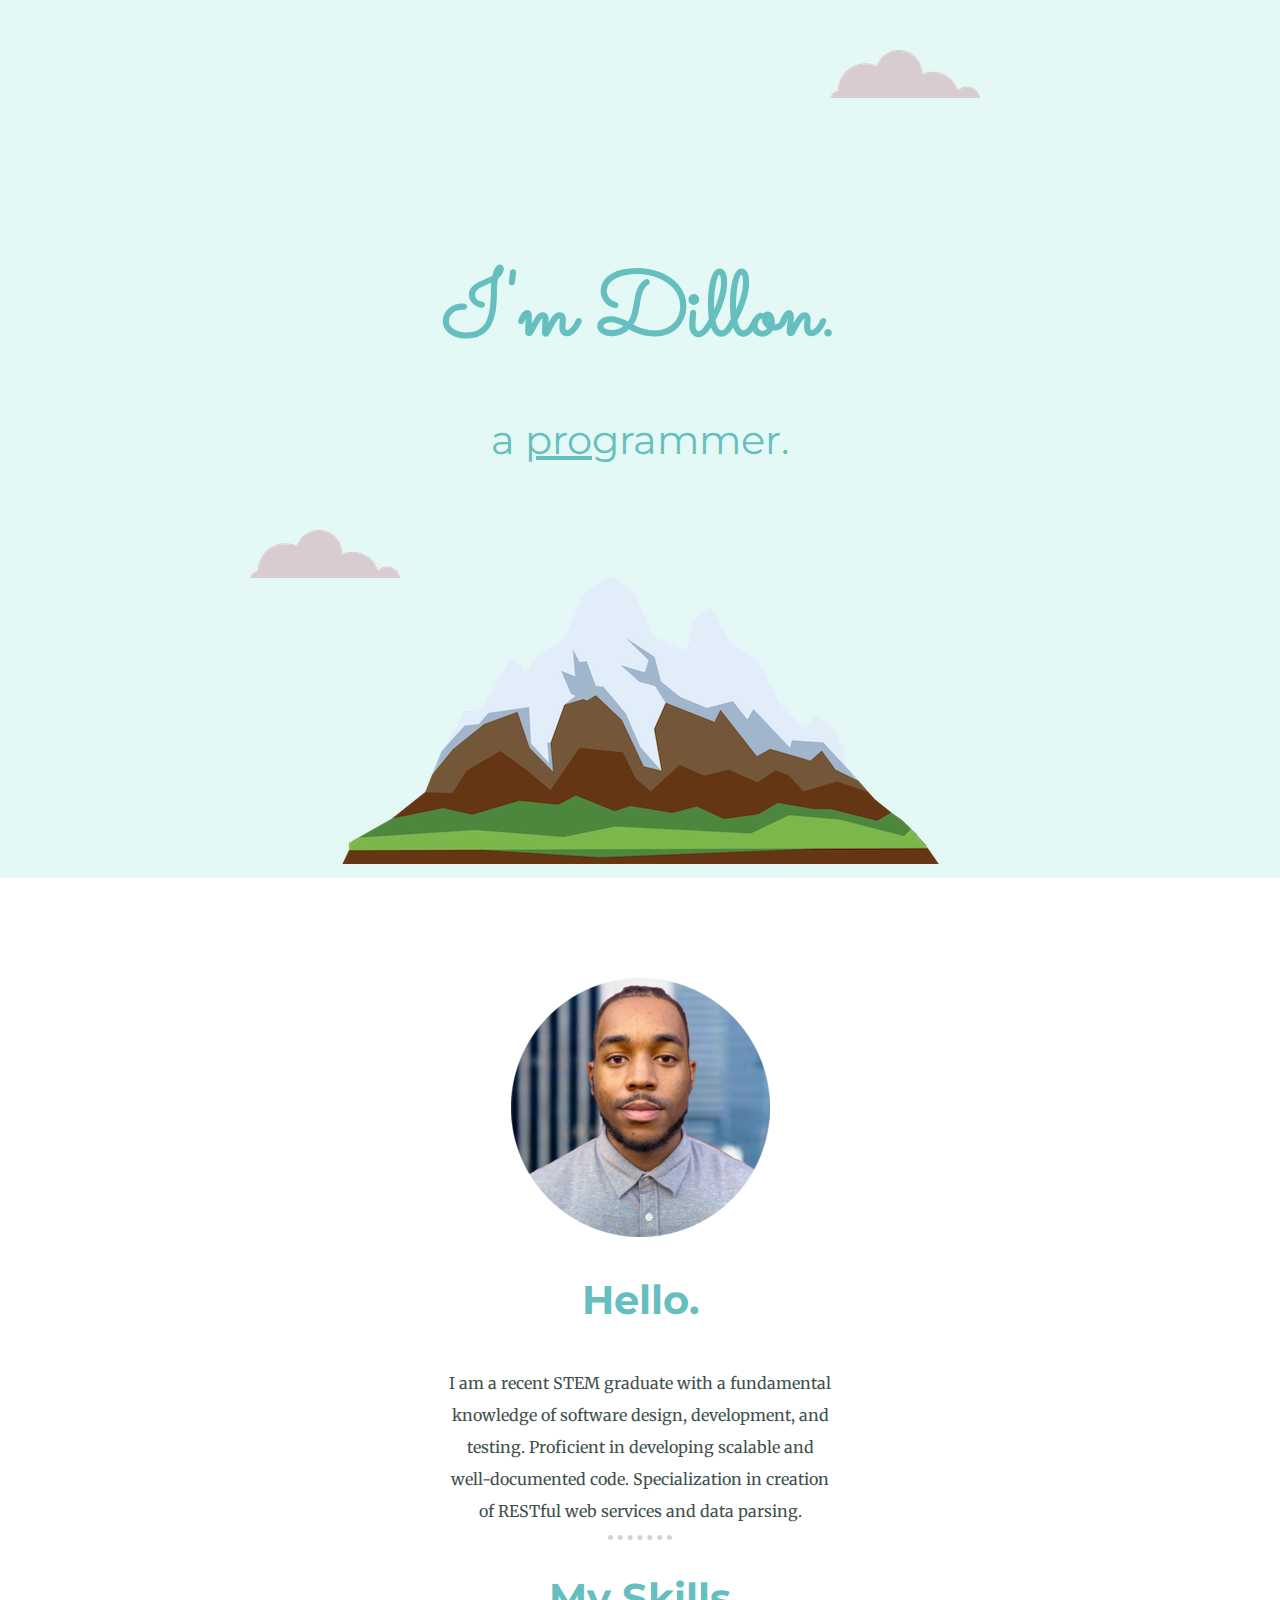
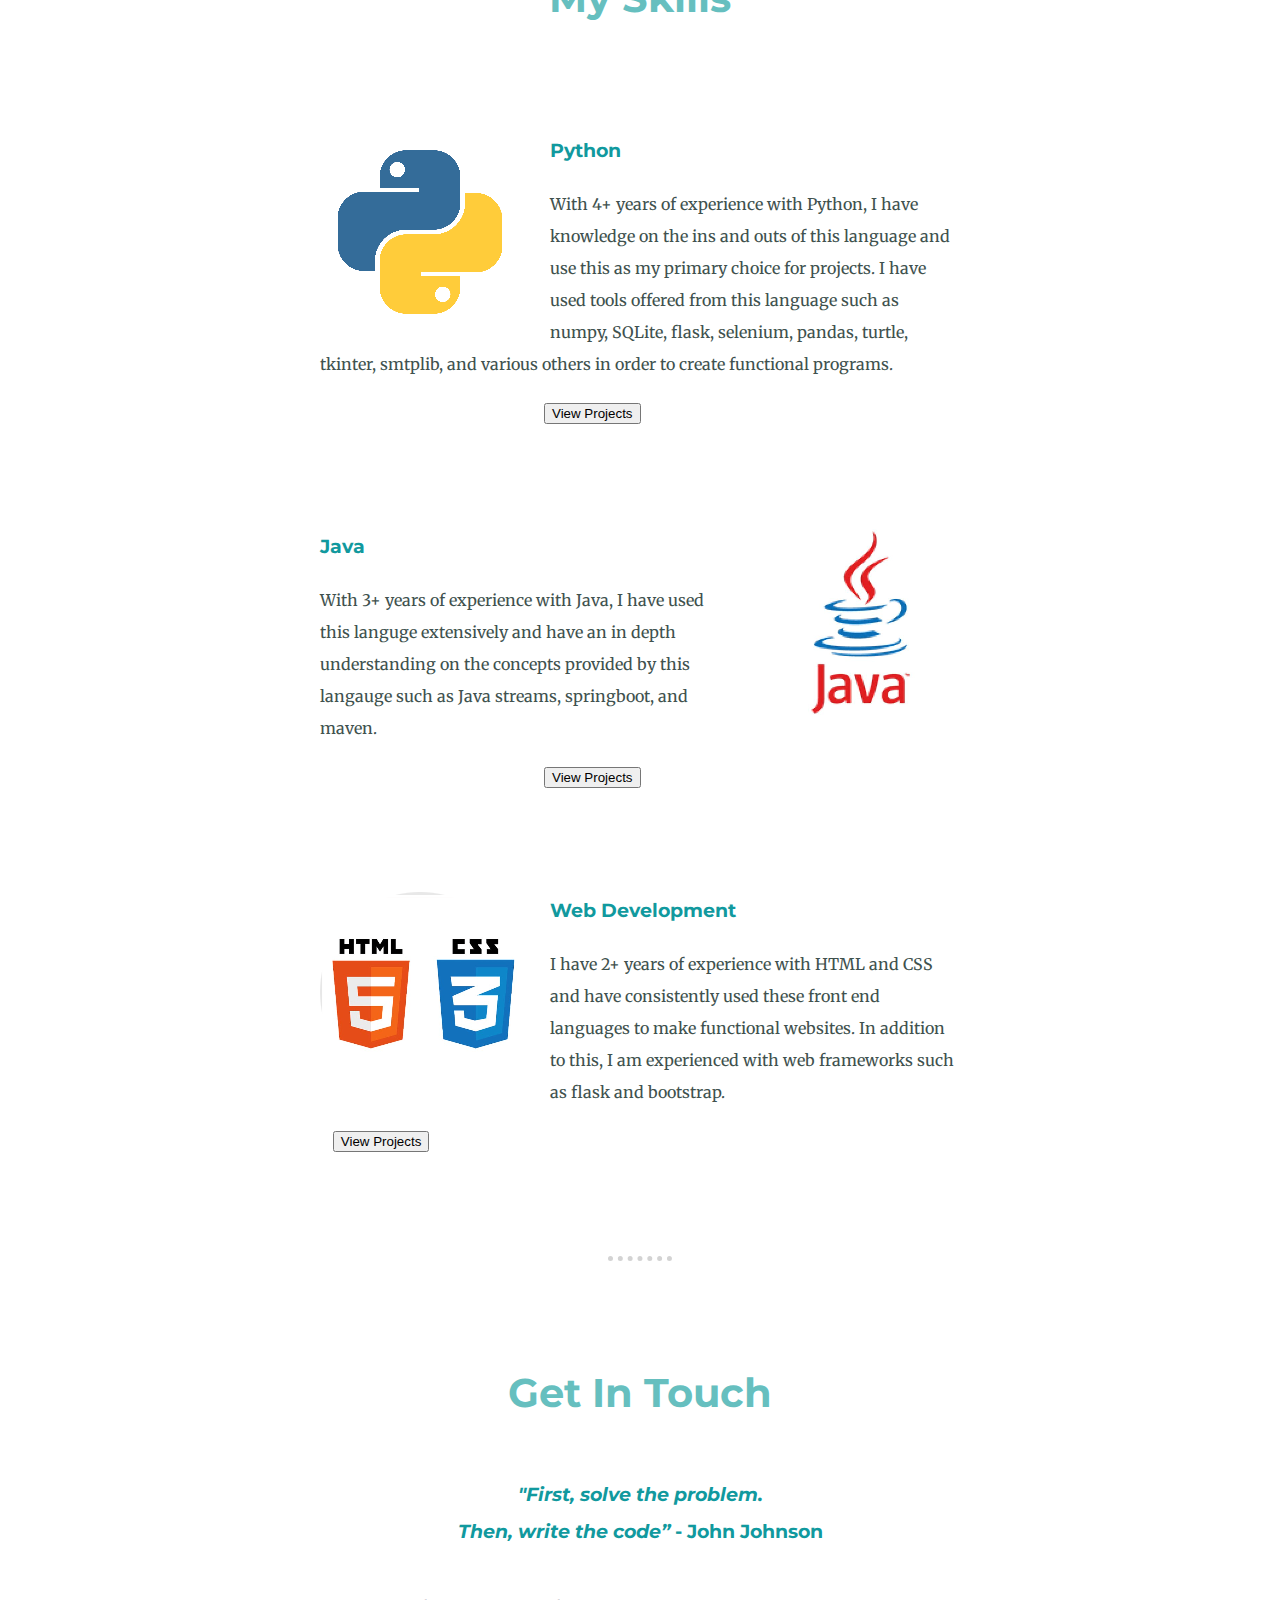
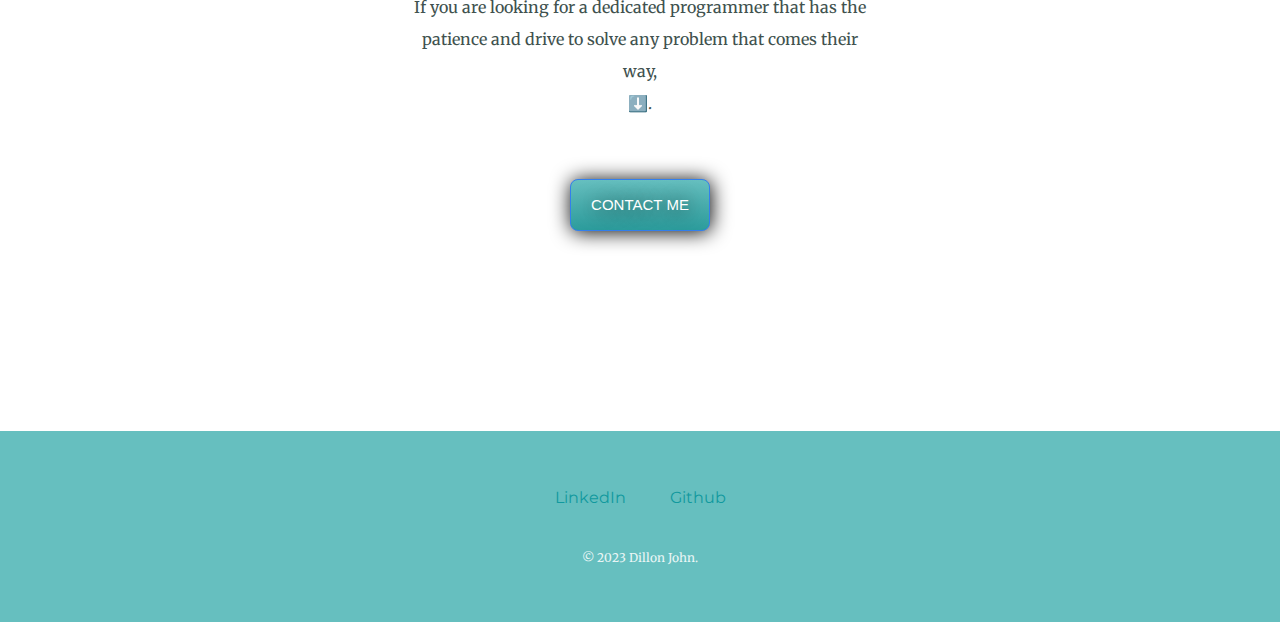
<file: index.html>
<!DOCTYPE html>
<html lang="en" dir="ltr">

<head>
  <meta charset="utf-8">
  <title>Dillon John</title>

  <link rel="icon" href="favicon.ico">
  <!-- <link rel="preconnect" href="https://fonts.googleapis.com">
<link rel="preconnect" href="https://fonts.gstatic.com" crossorigin>  -->
  <link href="https://fonts.googleapis.com/css2?family=Merriweather:ital,wght@0,300;0,400;1,300;1,400&family=Montserrat&family=Sacramento&display=swap" rel="stylesheet">

  <!-- Bootstrap JS & CSS -->
  <link href="https://cdn.jsdelivr.net/npm/bootstrap@5.3.0-alpha1/dist/css/bootstrap.min.css" rel="stylesheet" integrity="sha384-GLhlTQ8iRABdZLl6O3oVMWSktQOp6b7In1Zl3/Jr59b6EGGoI1aFkw7cmDA6j6gD" crossorigin="anonymous">
  <script src="https://cdn.jsdelivr.net/npm/bootstrap@5.3.0-alpha1/dist/js/bootstrap.bundle.min.js" integrity="sha384-w76AqPfDkMBDXo30jS1Sgez6pr3x5MlQ1ZAGC+nuZB+EYdgRZgiwxhTBTkF7CXvN" crossorigin="anonymous"></script>
  <link rel="stylesheet" href="css/styles.css">

</head>

<body>
  <div class="top-container">
    <img class="top-cloud" src="images/cloud.png" alt="cloud-img">
    <h1>I'm Dillon.</h1>
    <h2 class="programmer">a <span class="pro"> pro</span>grammer.</h2>
    <img class="bottom-cloud" src="images/cloud.png" alt="cloud-img">
    <img src="images/mountain.png" alt="mountain-img">
  </div>

  <div class="middle-container">
    <div class="profile">
      <img src="images/prof_pic_.png" alt="personal-photo">
      <h2>Hello.</h2>
      <p class="intro">I am a recent STEM graduate with a fundamental knowledge of software design, 
        development, and testing. Proficient in developing scalable and well-documented code. Specialization 
        in creation of RESTful web services and data parsing.</p>
    </div>
    <hr>
    <div class="skills">
      <h2>My Skills</h2>
      <div class="skill-row">
        <img class="pyImage" src="images/pyimage.jpg" alt="python-png">
        <h3 class="Python"><a href="pythonProjects.html" class="Python">Python</a></h3>
        <p>With 4+ years of experience with Python, I have knowledge on the ins and outs of this language and use this as my primary choice for projects.
          I have used tools offered from this language such as numpy, SQLite, flask, selenium, pandas, turtle, tkinter, smtplib, and various others in order     to create functional programs.</p>
        <a href="pythonProjects.html" style="margin-left:35%;"><button class="btn btn-outline-info" >View Projects</button></a>
      </div>
      <div class="skill-row">
        <img class="javimage" src="images/javimage.jpg" alt="java-png">
        <h3 class="Java"><a href="javaProjects.html" class="Java">Java</a></h3>
        <p>With 3+ years of experience with Java, I have used this languge extensively and have an in depth understanding on the concepts provided by this langauge such as Java streams, springboot, and maven.</p>
        <a href="javaProjects.html" style="margin-left:35%;"><button class="btn btn-outline-info" >View Projects</button></a>
      </div>
      <div class="skill-row">
        <img class="webimage" src="images/webimages.jpg" alt="web-png">
        <h3>Web Development</h3>
        <p>I have 2+ years of experience with HTML and CSS and have consistently used these front end languages to make functional websites. In addition to this, I am experienced with web frameworks such as flask and bootstrap.</p>
        <a href="webProjects.html" style="margin-left:2%;"><button class="btn btn-outline-info" >View Projects</button></a>
      </div>
    </div>
    <hr>
    <div class="contact-me">
      <h2>Get In Touch</h2>
      <h3><em>"First, solve the problem. <br>Then, write the code” </em> - John Johnson</h3>
      <p class="contact-message">If you are looking for a dedicated programmer that has the patience and drive to solve any problem that comes their way, <br>⬇️.</p>
      <a class="btn contact-btn" href="mailto:Dillon1john@gmail.com">CONTACT ME</a>
    </div>
  </div>


  <div class="bottom-container">
    <a class="footer-link" href="https://www.linkedin.com/in/dillon-j">LinkedIn</a>
    <!-- <a class="footer-link" href="https://twitter.com/">Twitter</a> -->
    <a class="footer-link" href="https://github.com/Dillon1john">Github</a>
    <p class="tm">© 2023 Dillon John.</p>
  </div>

</body>

</html>
</file>
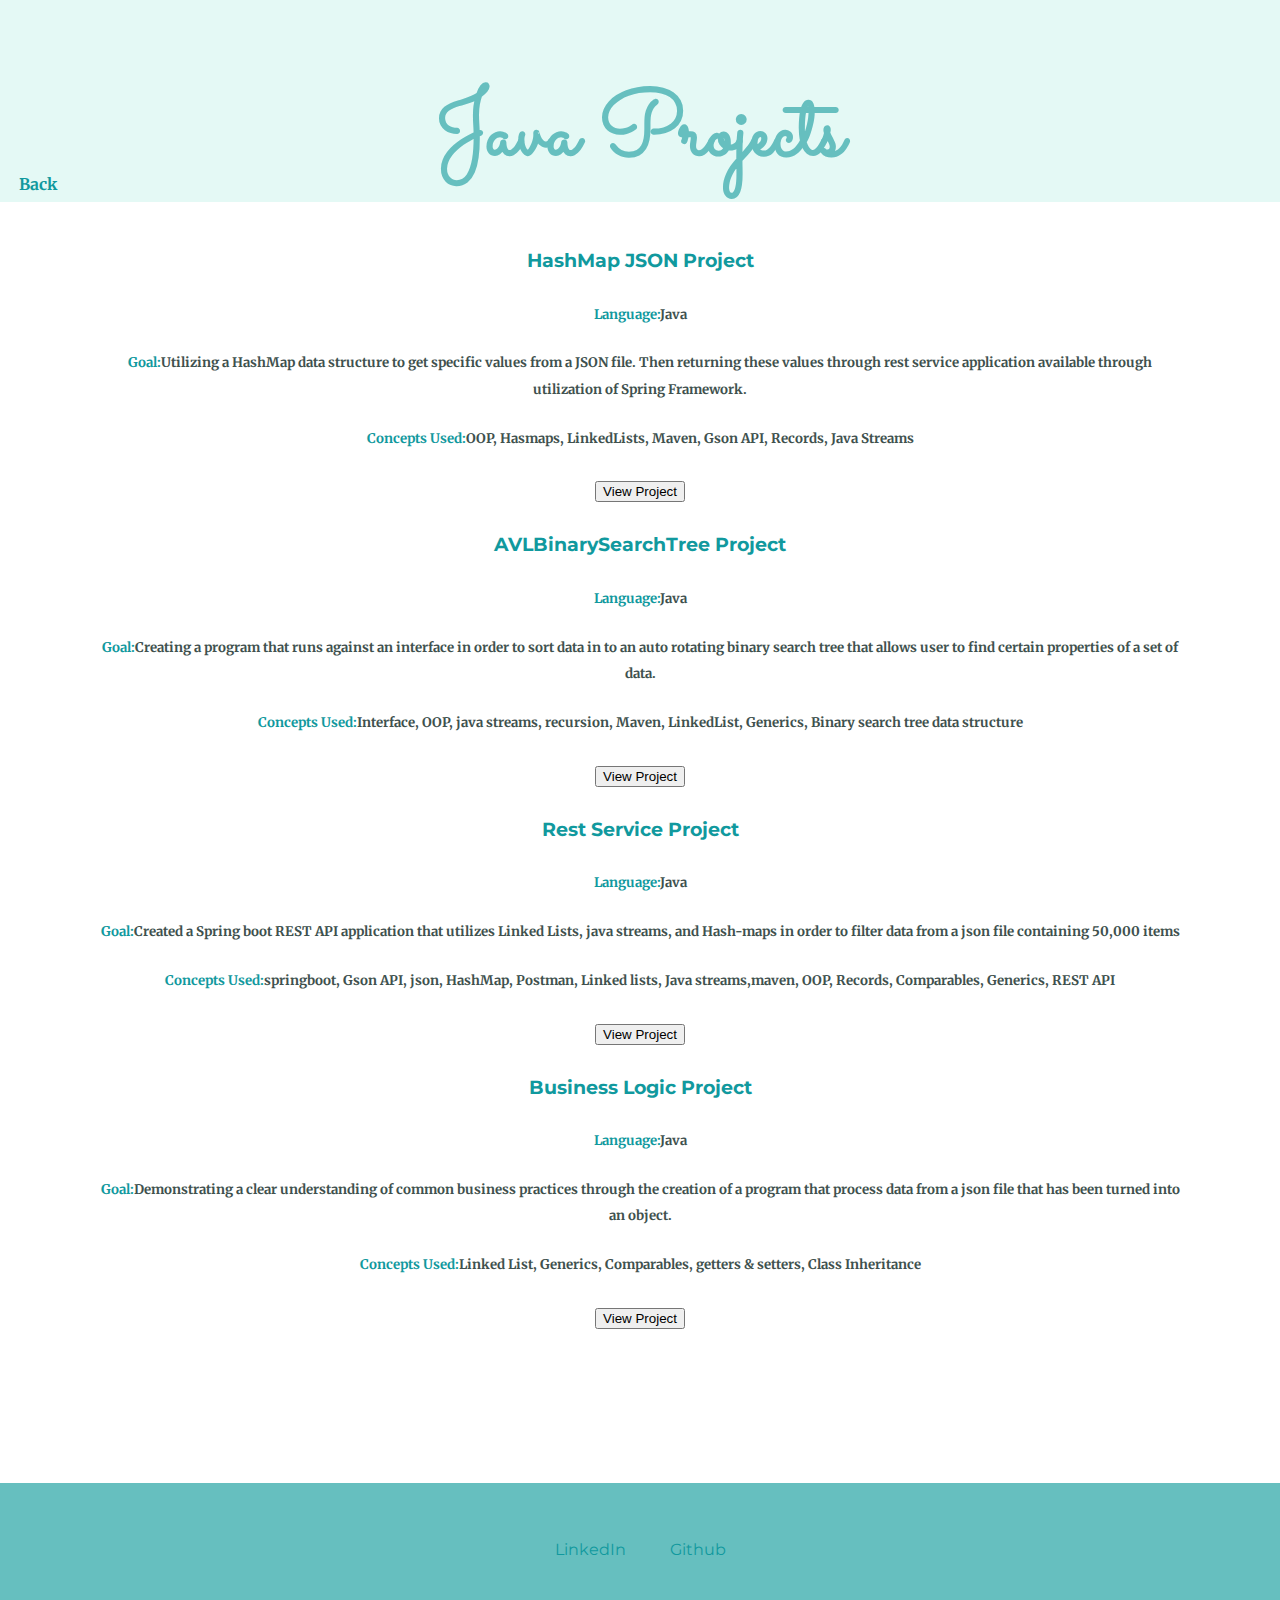
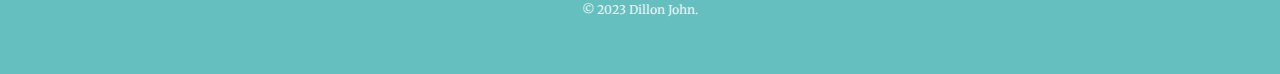
<file: javaProjects.html>
<!DOCTYPE html>
<html lang="en" dir="ltr">
  <head>
    <meta charset="utf-8">
    <title>Dillon John</title>

    <link rel="icon" href="favicon.ico">
    <!-- <link rel="preconnect" href="https://fonts.googleapis.com">
<link rel="preconnect" href="https://fonts.gstatic.com" crossorigin>  -->

<!-- Bootstrap JS & CSS -->
<link href="https://cdn.jsdelivr.net/npm/bootstrap@5.3.0-alpha1/dist/css/bootstrap.min.css" rel="stylesheet" integrity="sha384-GLhlTQ8iRABdZLl6O3oVMWSktQOp6b7In1Zl3/Jr59b6EGGoI1aFkw7cmDA6j6gD" crossorigin="anonymous">
<script src="https://cdn.jsdelivr.net/npm/bootstrap@5.3.0-alpha1/dist/js/bootstrap.bundle.min.js" integrity="sha384-w76AqPfDkMBDXo30jS1Sgez6pr3x5MlQ1ZAGC+nuZB+EYdgRZgiwxhTBTkF7CXvN" crossorigin="anonymous"></script>
<link rel="stylesheet" href="css/styles.css">

<!-- Fonts -->
<link href="https://fonts.googleapis.com/css2?family=Merriweather:ital,wght@0,300;0,400;1,300;1,400&family=Montserrat&family=Sacramento&display=swap" rel="stylesheet">

  </head>
  <body>
    <div class="topPage">
      <h1>Java Projects</h1>
      <h4><a href="index.html" class="back_button">Back</a></h4>
    </div>




    <div class="projectTable row">

      <div class="project-column col-lg-6">
        <div class="card h-100">
          <div class="project-title class-header">
            <h3>HashMap JSON Project</h3>
          </div>
          <div class="card-body">
            <h5><strong>Language:</strong>Java</h5>
            <h5><strong>Goal:</strong>Utilizing a HashMap data structure to get specific values from a JSON file.
              Then returning these values through rest service application available through utilization of Spring Framework.</h5>
              <h5><strong >Concepts Used:</strong>OOP, Hasmaps, LinkedLists, Maven, Gson API, Records, Java Streams</h5>
              <a href="https://github.com/Dillon1john/HashMap-JSON-Project"><button class="btn btn-outline-info" >View Project</button></a>
          </div>
        </div>
      </div>

      <div class="project-column col-lg-6">
        <div class="card h-100">
          <div class="project-title class-header">
            <h3>AVLBinarySearchTree Project</h3>
          </div>
          <div class="card-body">
            <h5><strong>Language:</strong>Java</h5>
            <h5><strong>Goal:</strong>Creating a program that runs against an interface in order to sort data in to an auto
               rotating binary search tree that allows user to find certain properties of a set of data.</h5>
              <h5><strong>Concepts Used:</strong>Interface, OOP, java streams, recursion,
Maven, LinkedList, Generics, Binary search tree data structure </h5>
              <a href="https://github.com/Dillon1john/AVLBinarySearchTree"><button class="btn btn-outline-info" >View Project</button></a>
          </div>
        </div>
      </div>

      <div class="project-column col-lg-6">
        <div class="card h-100">
          <div class="project-title class-header">
            <h3>Rest Service Project</h3>
          </div>
          <div class="card-body">
            <h5><strong>Language:</strong>Java</h5>
            <h5><strong>Goal:</strong>Created a Spring boot REST API application that utilizes Linked Lists, java streams, and Hash-maps in order to filter data from a json file containing 50,000 items </h5>
              <h5><strong>Concepts Used:</strong>springboot, Gson API, json, HashMap, Postman, Linked lists, Java streams,maven, OOP, Records, Comparables, Generics, REST API </h5>
              <a href="https://github.com/Dillon1john/Rest-Service-Application"><button class="btn btn-outline-info" >View Project</button></a>
          </div>
        </div>
      </div>

      <div class="project-column col-lg-6">
        <div class="card h-100">
          <div class="project-title class-header">
            <h3>Business Logic Project</h3>
          </div>
          <div class="card-body">
            <h5><strong>Language:</strong>Java</h5>
            <h5><strong>Goal:</strong>Demonstrating a clear understanding of common business practices through the creation of a program that process data from a json file that has been turned into an object.</h5>
              <h5><strong>Concepts Used:</strong>Linked List, Generics, Comparables, getters & setters, Class Inheritance</h5>
              <a href="https://github.com/Dillon1john/Business-Logic-"><button class="btn btn-outline-info" >View Project</button></a>
          </div>
        </div>
      </div>
    </div>

    <div class="bottom-container">
      <a class="footer-link" href="https://www.linkedin.com/in/dillon-j">LinkedIn</a>
      <!-- <a class="footer-link" href="https://twitter.com/">Twitter</a> -->
      <a class="footer-link" href="https://github.com/Dillon1john">Github</a>
      <p class="tm">© 2023 Dillon John.</p>
    </div>



  </body>
</html>
</file>
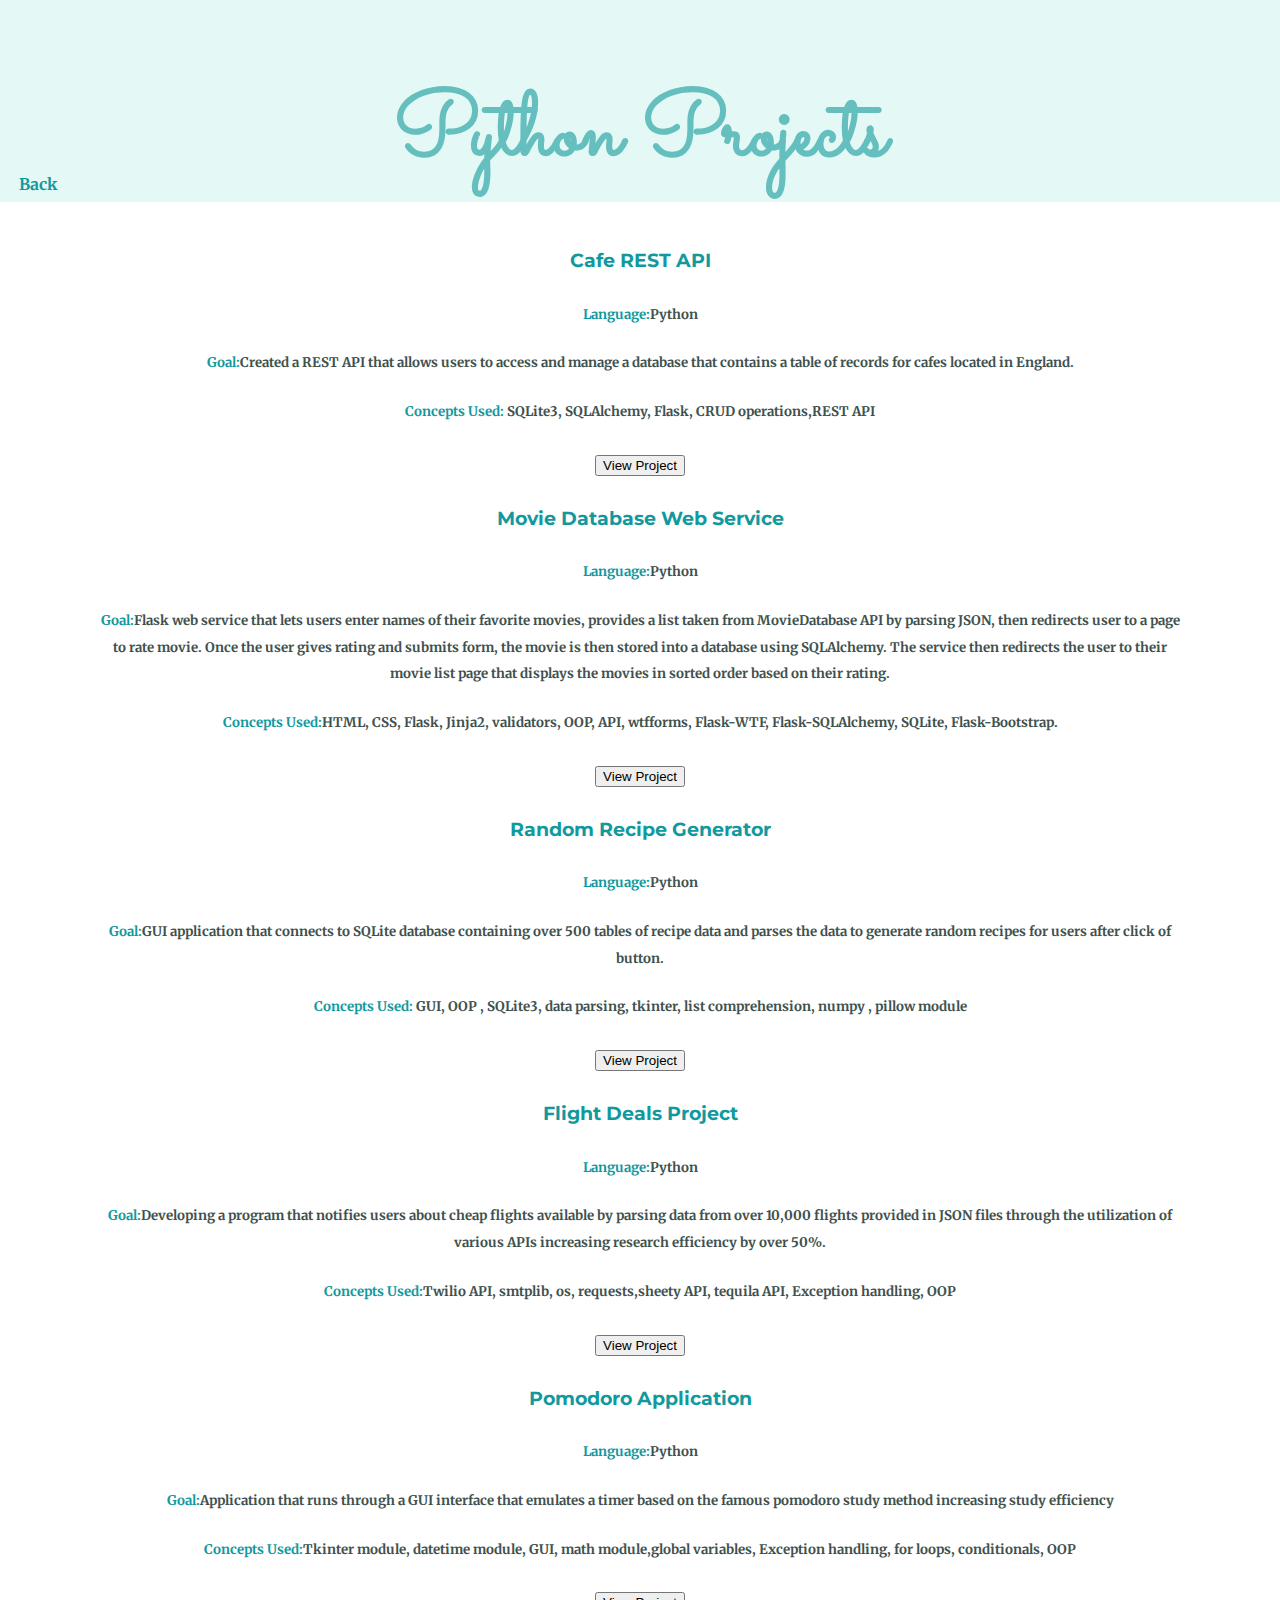
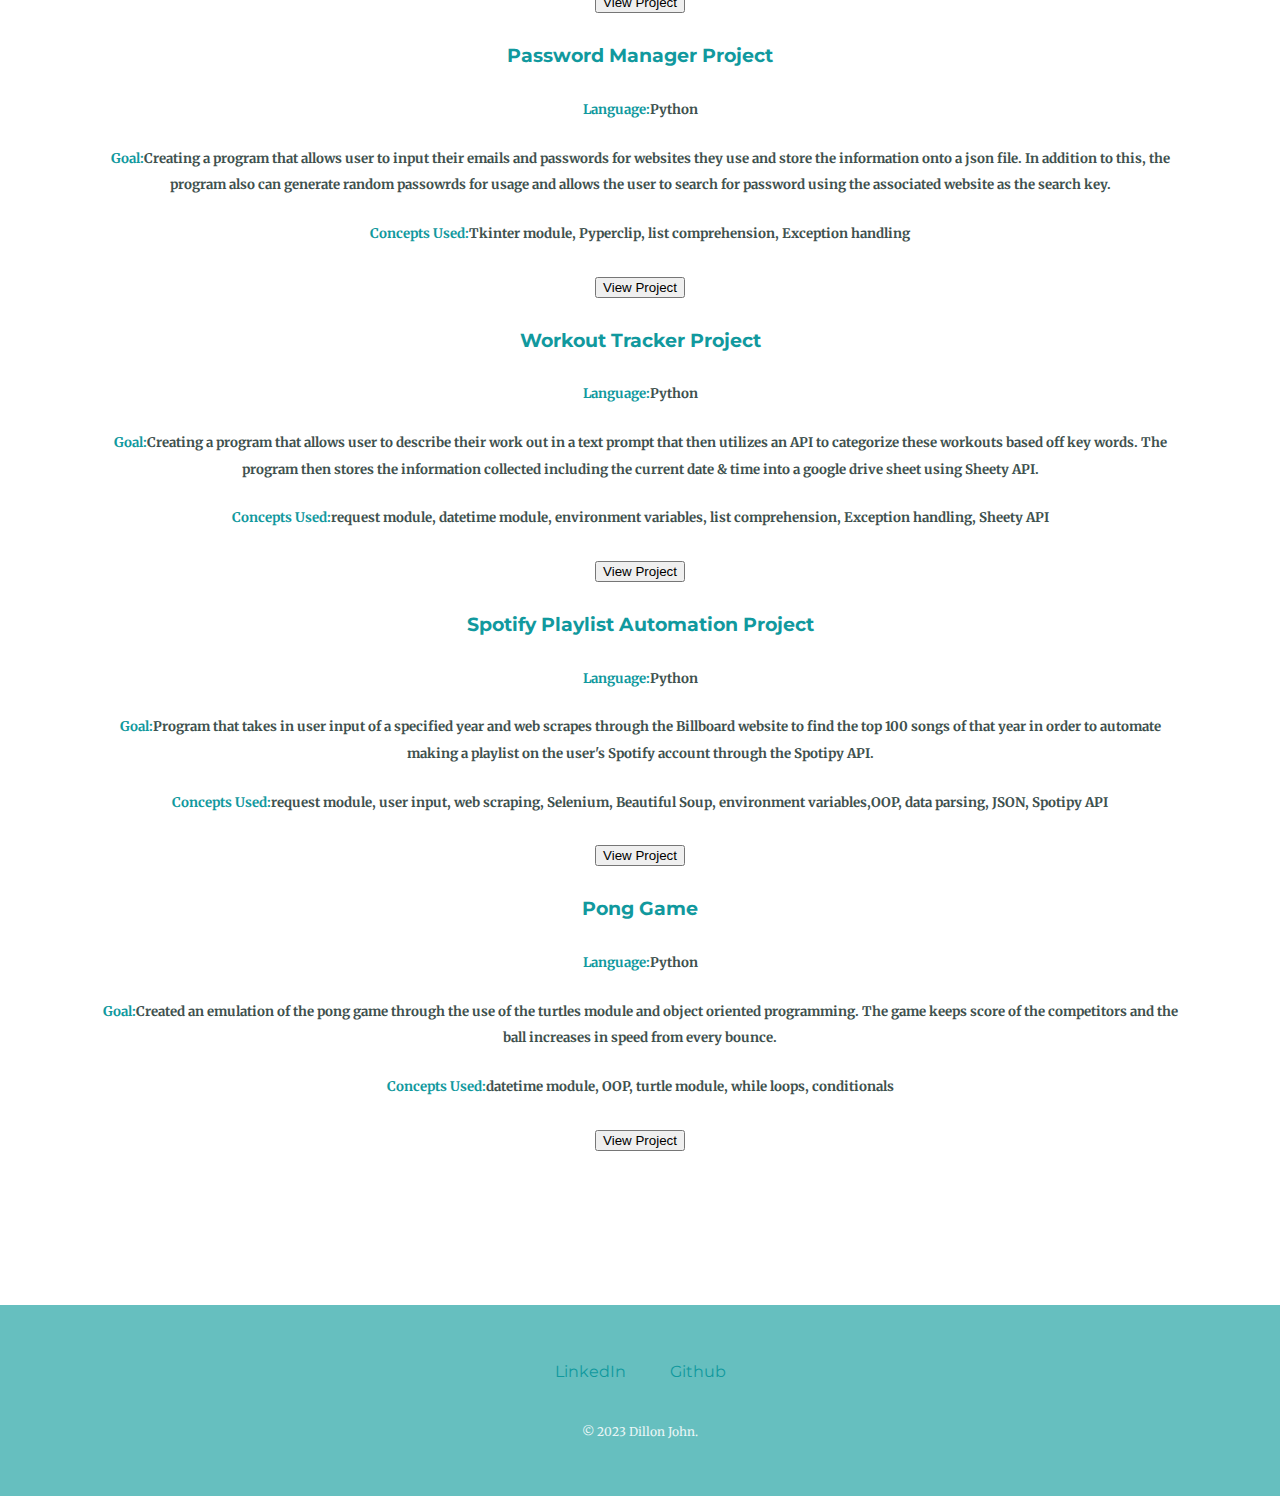
<file: pythonProjects.html>
<!DOCTYPE html>
<html lang="en" dir="ltr">
  <head>
    <meta charset="utf-8">
    <title>Dillon John</title>

    <link rel="icon" href="favicon.ico">

    <!-- Bootstrap JS & CSS -->
    <link href="https://cdn.jsdelivr.net/npm/bootstrap@5.3.0-alpha1/dist/css/bootstrap.min.css" rel="stylesheet" integrity="sha384-GLhlTQ8iRABdZLl6O3oVMWSktQOp6b7In1Zl3/Jr59b6EGGoI1aFkw7cmDA6j6gD" crossorigin="anonymous">
    <script src="https://cdn.jsdelivr.net/npm/bootstrap@5.3.0-alpha1/dist/js/bootstrap.bundle.min.js" integrity="sha384-w76AqPfDkMBDXo30jS1Sgez6pr3x5MlQ1ZAGC+nuZB+EYdgRZgiwxhTBTkF7CXvN" crossorigin="anonymous"></script>
    <link rel="stylesheet" href="css/styles.css">

    <!-- <link rel="preconnect" href="https://fonts.googleapis.com">
<link rel="preconnect" href="https://fonts.gstatic.com" crossorigin>  -->
<link href="https://fonts.googleapis.com/css2?family=Merriweather:ital,wght@0,300;0,400;1,300;1,400&family=Montserrat&family=Sacramento&display=swap" rel="stylesheet">

  </head>
  <body>
    <div class="topPage">
      <h1>Python Projects</h1>
      <h4><a href="index.html" class="back_button">Back</a></h4>
    </div>

    <div class="projectTable row">


      <div class="project-column col-lg-6">
        <div class="card h-100">
          <div class="project-title class-header">
            <h3>Cafe REST API</h3>
          </div>
          <div class="card-body">
            <h5><strong>Language:</strong>Python</h5>
            <h5><strong>Goal:</strong>Created a REST API that allows users to access and manage a database that contains a table of records for cafes located in England.</h5>
              <h5><strong>Concepts Used:</strong> SQLite3, SQLAlchemy, Flask, CRUD operations,REST API</h5>
              <a href="https://github.com/Dillon1john/Cafe-REST-API"><button class="btn btn-outline-info" >View Project</button></a>
          </div>
        </div>
      </div> 
      
      <div class="project-column col-lg-6">
        <div class="card h-100">
          <div class="project-title class-header">
            <h3>Movie Database Web Service</h3>
          </div>
          <div class="card-body">
            <h5><strong>Language:</strong>Python</h5>
            <h5><strong>Goal:</strong>Flask web service that lets users enter names of their favorite movies, provides a list taken from MovieDatabase API by parsing JSON, then redirects user to a page to rate movie. Once the user gives rating and submits form, the movie is then stored into a database using SQLAlchemy. The service then redirects the user to their movie list page that displays the movies in sorted order based on their rating.</h5>
              <h5><strong >Concepts Used:</strong>HTML, CSS, Flask, Jinja2, validators, OOP, API, wtfforms, Flask-WTF, Flask-SQLAlchemy, SQLite, Flask-Bootstrap. </h5>
              <a href="https://github.com/Dillon1john/Movie-Database-Web-Service"><button class="btn btn-outline-info">View Project</button></a>
          </div>
        </div>
      </div>
      
      <div class="project-column col-lg-6">
        <div class="card h-100">
          <div class="project-title class-header">
            <h3>Random Recipe Generator</h3>
          </div>
          <div class="card-body">
            <h5><strong>Language:</strong>Python</h5>
            <h5><strong>Goal:</strong>GUI application that connects to SQLite database containing over 500 tables of recipe data and parses the data to generate random recipes for users after click of button.</h5>
              <h5><strong>Concepts Used:</strong> GUI, OOP , SQLite3, data parsing, tkinter, list comprehension, numpy , pillow module</h5>
              <a href="https://github.com/Dillon1john/PythonProjects/tree/main/Recipe-Picker_"><button class="btn btn-outline-info" >View Project</button></a>
          </div>
        </div>
      </div>

      <div class="project-column col-lg-6">
        <div class="card h-100">
          <div class="project-title class-header">
            <h3>Flight Deals Project</h3>
          </div>
          <div class="card-body">
            <h5><strong>Language:</strong>Python</h5>
            <h5><strong>Goal:</strong>Developing a program that notifies users about cheap flights available by parsing data from
              over 10,000 flights provided in JSON files through the utilization of various APIs increasing research efficiency by over 50%.</h5>
              <h5><strong>Concepts Used:</strong>Twilio API, smtplib, os, requests,sheety API, tequila API, Exception handling, OOP</h5>
              <a href="https://github.com/Dillon1john/HashMap-JSON-Project"><button class="btn btn-outline-info" >View Project</button></a>
          </div>
        </div>
      </div>

      

      <div class="project-column col-lg-6">
        <div class="card h-100">
          <div class="project-title class-header">
            <h3>Pomodoro Application</h3>
          </div>
          <div class="card-body">
            <h5><strong>Language:</strong>Python</h5>
            <h5><strong>Goal:</strong>Application that runs through a GUI interface that emulates a timer based on the
              famous pomodoro study method increasing study efficiency</h5>
              <h5><strong>Concepts Used:</strong>Tkinter module, datetime module, GUI, math module,global variables, Exception handling, for loops, conditionals, OOP </h5>
              <a href="https://github.com/Dillon1john/PythonProjects/tree/main/pomodoro-start"><button class="btn btn-outline-info" >View Project</button></a>
          </div>
        </div>
      </div>

      <div class="project-column col-lg-6">
        <div class="card h-100">
          <div class="project-title class-header">
            <h3>Password Manager Project</h3>
          </div>
          <div class="card-body">
            <h5><strong>Language:</strong>Python</h5>
            <h5><strong>Goal:</strong>Creating a program that allows user to input their emails and passwords for websites they use and store the information onto a json file. In addition to this, the program also can generate
              random passowrds for usage and allows the user to search for password using the associated website as the search key.</h5>
              <h5><strong>Concepts Used:</strong>Tkinter module, Pyperclip, list comprehension, Exception handling </h5>
              <a href="https://github.com/Dillon1john/PythonProjects/tree/main/password-manager-start"><button class="btn btn-outline-info" >View Project</button></a>
          </div>
        </div>
      </div>

      <div class="project-column col-lg-6">
        <div class="card h-100">
          <div class="project-title class-header">
            <h3>Workout Tracker Project</h3>
          </div>
          <div class="card-body">
            <h5><strong>Language:</strong>Python</h5>
            <h5><strong>Goal:</strong>Creating a program that allows user to describe their work out in a text prompt that then utilizes an API to categorize these workouts based off key words.
              The program then stores the information collected including the current date & time into a google drive sheet using Sheety API.</h5>
              <h5><strong>Concepts Used:</strong>request module, datetime module, environment variables, list comprehension, Exception handling, Sheety API</h5>
              <a href="https://github.com/Dillon1john/PythonProjects/tree/main/workout_tracker"><button class="btn btn-outline-info" >View Project</button></a>
          </div>
        </div>
      </div>

      <div class="project-column col-lg-6">
        <div class="card h-100">
          <div class="project-title class-header">
            <h3>Spotify Playlist Automation Project</h3>
          </div>
          <div class="card-body">
            <h5><strong>Language:</strong>Python</h5>
            <h5><strong>Goal:</strong>Program that takes in user input of a specified year and web scrapes through the Billboard website to find the top 100 songs of that year in order to automate making a playlist on the user's Spotify account through the Spotipy API.</h5>
              <h5><strong>Concepts Used:</strong>request module, user input, web scraping, Selenium, Beautiful Soup, environment variables,OOP, data parsing, JSON, Spotipy API</h5>
              <a href="https://github.com/Dillon1john/PythonProjects/tree/main/Spotify-playlist-creator"><button class="btn btn-outline-info" >View Project</button></a>
          </div>
        </div>
      </div>

      <div class="project-column col-lg-6">
        <div class="card h-100">
          <div class="project-title class-header">
            <h3>Pong Game</h3>
          </div>
          <div class="card-body">
            <h5><strong>Language:</strong>Python</h5>
            <h5><strong>Goal:</strong>Created an emulation of the pong game through the use of the turtles module and object oriented programming. The game keeps score of the competitors and the ball increases in speed from every bounce.</h5>
              <h5><strong>Concepts Used:</strong>datetime module, OOP, turtle module, while loops, conditionals</h5>
              <a href="https://github.com/Dillon1john/PythonProjects/tree/main/pong"><button class="btn btn-outline-info" >View Project</button></a>
          </div>
        </div>
      </div>




    </div>



    </div>

    <div class="bottom-container" style="margin-top 60px">
      <a class="footer-link" href="https://www.linkedin.com/in/dillon-j">LinkedIn</a>
      <!-- <a class="footer-link" href="https://twitter.com/">Twitter</a> -->
      <a class="footer-link" href="https://github.com/Dillon1john">Github</a>
      <p class="tm">© 2023 Dillon John.</p>
    </div>



  </body>
</html>
</file>
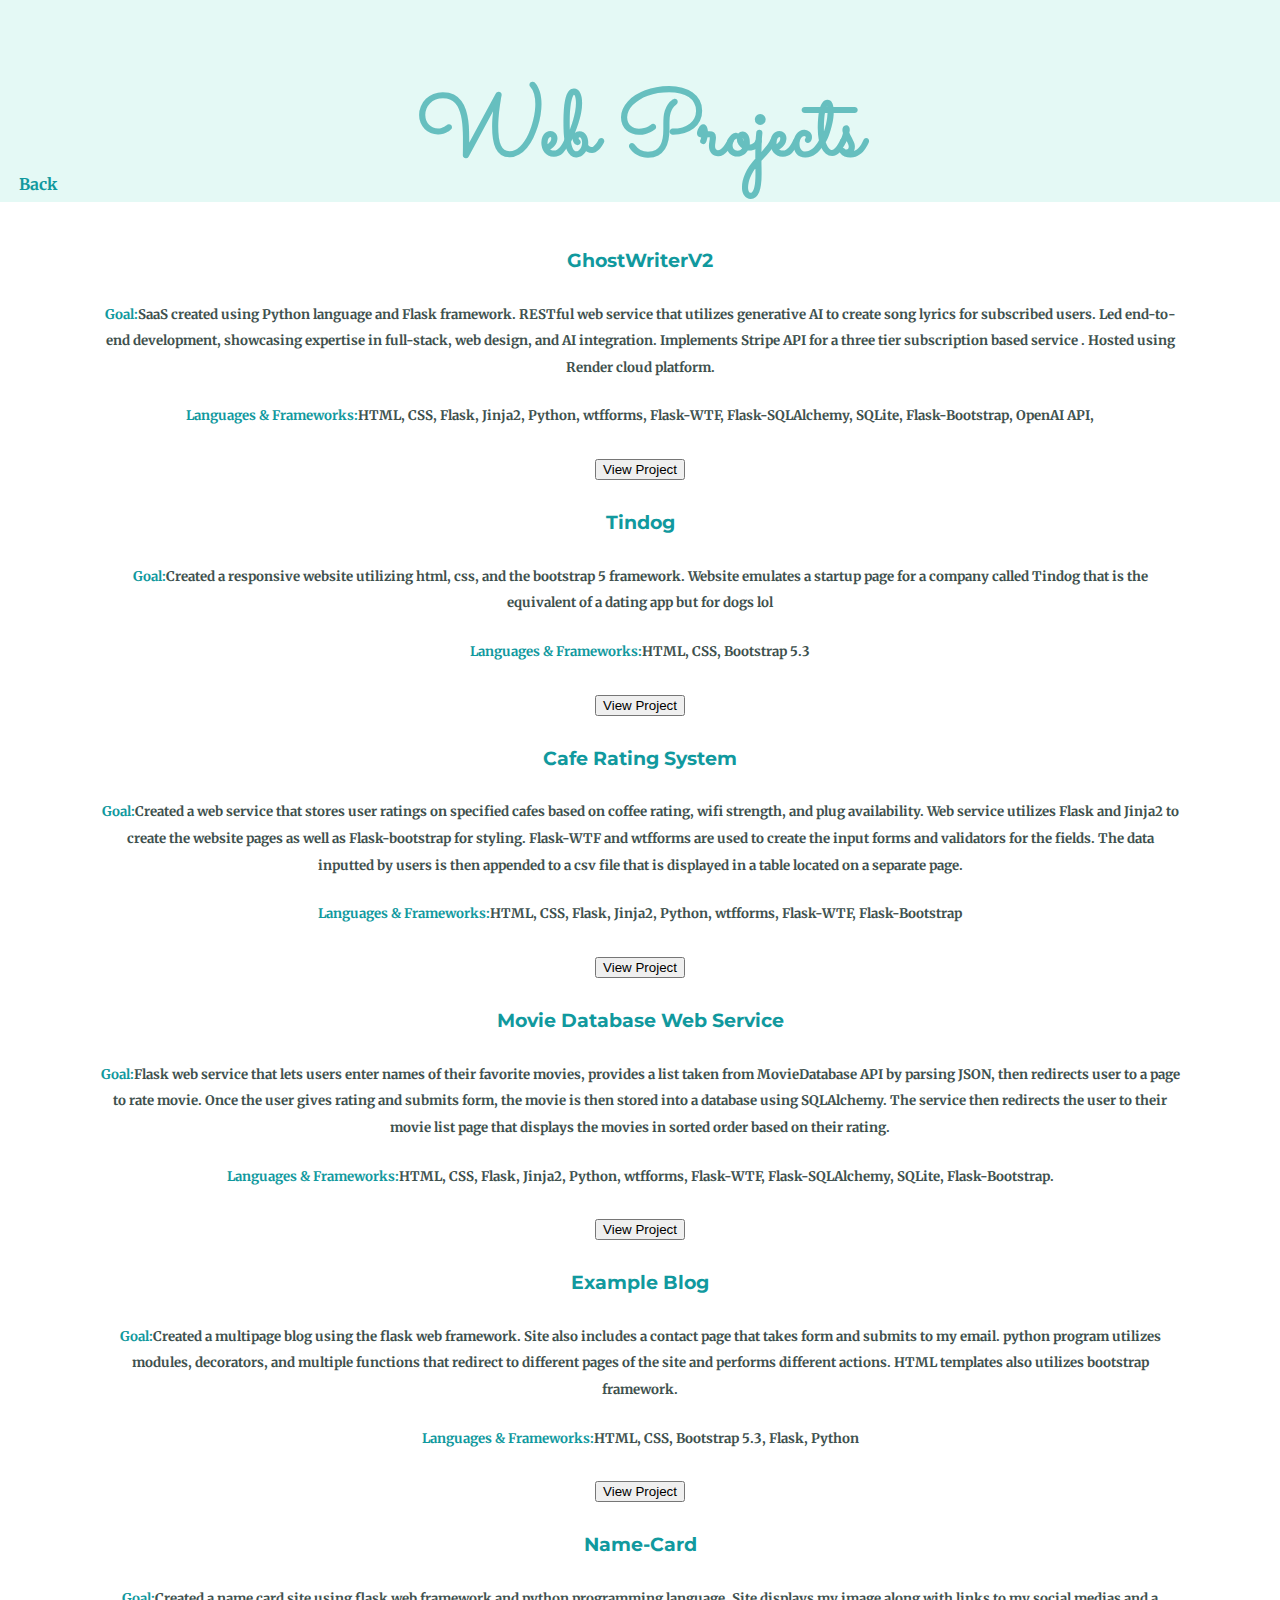
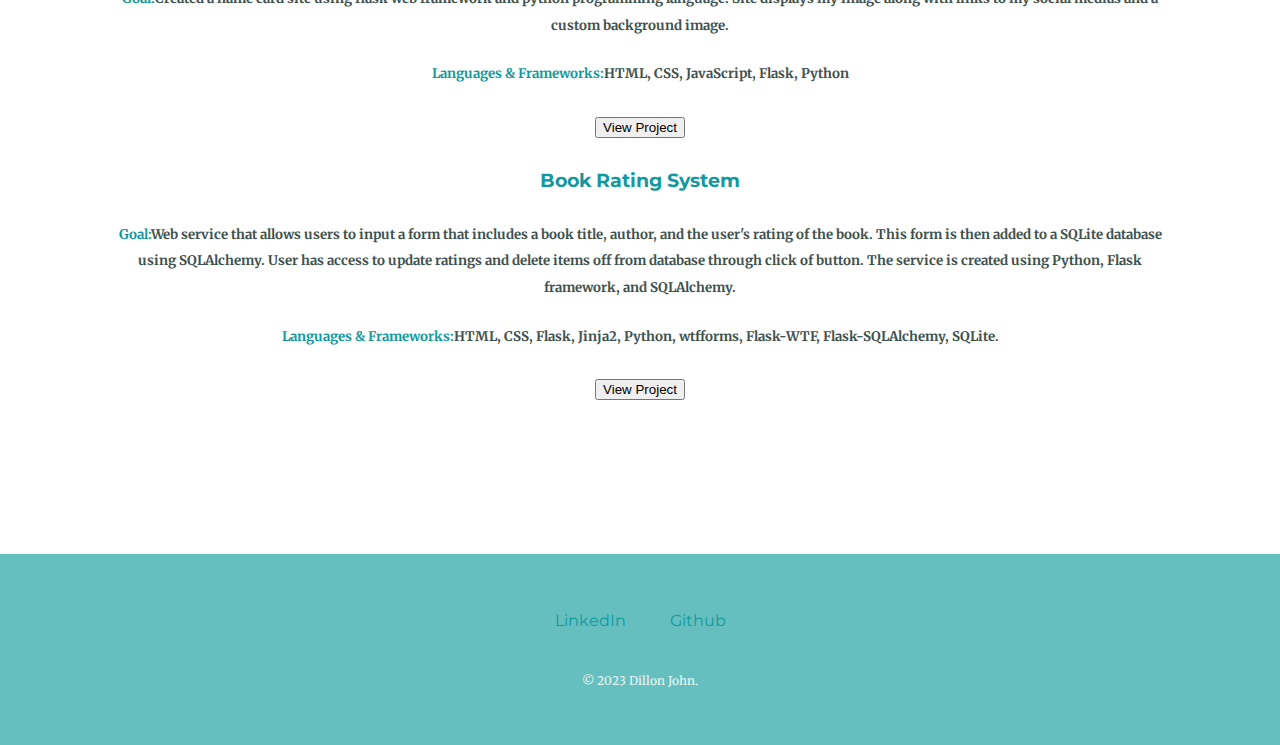
<file: webProjects.html>
<!DOCTYPE html>
<html lang="en" dir="ltr">
  <head>
    <meta charset="utf-8">
    <title>Dillon John</title>

    <link rel="icon" href="favicon.ico">
    <!-- <link rel="preconnect" href="https://fonts.googleapis.com">
<link rel="preconnect" href="https://fonts.gstatic.com" crossorigin>  -->

<!-- Bootstrap JS & CSS -->
<link href="https://cdn.jsdelivr.net/npm/bootstrap@5.3.0-alpha1/dist/css/bootstrap.min.css" rel="stylesheet" integrity="sha384-GLhlTQ8iRABdZLl6O3oVMWSktQOp6b7In1Zl3/Jr59b6EGGoI1aFkw7cmDA6j6gD" crossorigin="anonymous">
<script src="https://cdn.jsdelivr.net/npm/bootstrap@5.3.0-alpha1/dist/js/bootstrap.bundle.min.js" integrity="sha384-w76AqPfDkMBDXo30jS1Sgez6pr3x5MlQ1ZAGC+nuZB+EYdgRZgiwxhTBTkF7CXvN" crossorigin="anonymous"></script>
<link rel="stylesheet" href="css/styles.css">

<!-- Fonts -->
<link href="https://fonts.googleapis.com/css2?family=Merriweather:ital,wght@0,300;0,400;1,300;1,400&family=Montserrat&family=Sacramento&display=swap" rel="stylesheet">

  </head>
  <body>
    <div class="topPage">
      <h1>Web Projects</h1>
      <h4><a href="index.html" class="back_button">Back</a></h4>
    </div>




    <div class="projectTable row">

        <div class="project-column col-lg-6">
        <div class="card h-100">
          <div class="project-title class-header">
            <h3>GhostWriterV2</h3>
          </div>
          <div class="card-body">
            <h5><strong>Goal:</strong>SaaS created using Python language and Flask framework. RESTful web service that utilizes generative AI to create song lyrics for subscribed users. Led end-to-end development, showcasing expertise in full-stack, web design, and AI integration. Implements Stripe API for a three tier subscription based service . Hosted using Render cloud platform.</h5>
              <h5><strong >Languages & Frameworks:</strong>HTML, CSS, Flask, Jinja2, Python, wtfforms, Flask-WTF, Flask-SQLAlchemy, SQLite, Flask-Bootstrap, OpenAI API, </h5>
              <a href="https://www.ghostwriterv2.com"><button class="btn btn-outline-info">View Project</button></a>
          </div>
        </div>
      </div>


      <div class="project-column col-lg-6">
        <div class="card h-100">
          <div class="project-title class-header">
            <h3>Tindog</h3>
          </div>
          <div class="card-body">
            <h5><strong>Goal:</strong>Created a responsive website utilizing html, css, and the bootstrap 5 framework.
              Website emulates a startup page for a company called Tindog that is the equivalent of a dating app but for dogs lol</h5>
              <h5><strong >Languages & Frameworks:</strong>HTML, CSS, Bootstrap 5.3 </h5>
              <a href="https://dillon1john.github.io/Tindog/"><button class="btn btn-outline-info" >View Project</button></a>
          </div>
        </div>
      </div>
          <div class="project-column col-lg-6">
        <div class="card h-100">
          <div class="project-title class-header">
            <h3>Cafe Rating System</h3>
          </div>
          <div class="card-body">
            <h5><strong>Goal:</strong>Created a web service that stores user ratings on specified cafes based on coffee rating, wifi strength, and plug availability. Web service utilizes Flask and Jinja2 to create the website pages as well as Flask-bootstrap for styling. Flask-WTF and wtfforms are used to create the input forms and validators for the fields. The data inputted by users is then appended to a csv file that is displayed in a table located on a separate page.</h5>
              <h5><strong >Languages & Frameworks:</strong>HTML, CSS, Flask, Jinja2, Python, wtfforms, Flask-WTF, Flask-Bootstrap </h5>
              <a href="https://github.com/Dillon1john/Cafe-Rating-System"><button class="btn btn-outline-info" >View Project</button></a>
          </div>
        </div>
      </div>
      
    <div class="project-column col-lg-6">
        <div class="card h-100">
          <div class="project-title class-header">
            <h3>Movie Database Web Service</h3>
          </div>
          <div class="card-body">
            <h5><strong>Goal:</strong>Flask web service that lets users enter names of their favorite movies, provides a list taken from MovieDatabase API by parsing JSON, then redirects user to a page to rate movie. Once the user gives rating and submits form, the movie is then stored into a database using SQLAlchemy. The service then redirects the user to their movie list page that displays the movies in sorted order based on their rating.</h5>
              <h5><strong >Languages & Frameworks:</strong>HTML, CSS, Flask, Jinja2, Python, wtfforms, Flask-WTF, Flask-SQLAlchemy, SQLite, Flask-Bootstrap. </h5>
              <a href="https://github.com/Dillon1john/Movie-Database-Web-Service"><button class="btn btn-outline-info">View Project</button></a>
          </div>
        </div>
      </div>

      <div class="project-column col-lg-6">
        <div class="card h-100">
          <div class="project-title class-header">
            <h3>Example Blog</h3>
          </div>
          <div class="card-body">
            <h5><strong>Goal:</strong>Created a multipage blog using the flask web framework. Site also includes a contact page that takes form and submits to my email. python program
              utilizes modules, decorators, and multiple functions that redirect to different pages of the site and performs different actions. HTML templates also utilizes bootstrap framework.</h5>
              <h5><strong >Languages & Frameworks:</strong>HTML, CSS, Bootstrap 5.3, Flask, Python </h5>
              <a href="https://github.com/Dillon1john/Upgraded-Blog"><button class="btn btn-outline-info" >View Project</button></a>
          </div>
        </div>
      </div>

      <div class="project-column col-lg-6">
        <div class="card h-100">
          <div class="project-title class-header">
            <h3>Name-Card</h3>
          </div>
          <div class="card-body">
            <h5><strong>Goal:</strong>Created a name card site using flask web framework and python programming language. Site displays my image along with links to my social medias and a custom background image.</h5>
              <h5><strong >Languages & Frameworks:</strong>HTML, CSS, JavaScript, Flask, Python </h5>
              <a href="https://github.com/Dillon1john/name-card"><button class="btn btn-outline-info" >View Project</button></a>
          </div>
        </div>
      </div>

  

      <div class="project-column col-lg-6">
        <div class="card h-100">
          <div class="project-title class-header">
            <h3>Book Rating System</h3>
          </div>
          <div class="card-body">
            <h5><strong>Goal:</strong>Web service that allows users to input a form that includes a book title, author, and the user's rating of the book. This form is then added to a SQLite database using SQLAlchemy. User has access to update ratings and delete items off from database through click of button. The service is created using Python, Flask framework, and SQLAlchemy.</h5>
              <h5><strong >Languages & Frameworks:</strong>HTML, CSS, Flask, Jinja2, Python, wtfforms, Flask-WTF, Flask-SQLAlchemy, SQLite. </h5>
              <a href="https://github.com/Dillon1john/Book-Rating-System"><button class="btn btn-outline-info">View Project</button></a>
          </div>
        </div>
      </div>



    </div>

    <div class="bottom-container">
      <a class="footer-link" href="https://www.linkedin.com/in/dillon-j">LinkedIn</a>
      <!-- <a class="footer-link" href="https://twitter.com/">Twitter</a> -->
      <a class="footer-link" href="https://github.com/Dillon1john">Github</a>
      <p class="tm">© 2023 Dillon John.</p>
    </div>



  </body>
</html>
</file>
<file: css/styles.css>
body{
  color: #40514E;
  margin: 0;
  text-align: center;
  font-family: "Merriweather", serif;

}
h1{
  font-size: 5.625rem;
  margin: 50px auto 0 auto;
  /* line-height: 2; */
  font-family: "Sacramento", cursive;
  color: #66BFBF;


}
h2{
  font-family: "Montserrat", sans-serif;
  font-size: 2.5rem;
  color: #66BFBF;
  padding-bottom: 10px;
}

h3{
  font-family: "Montserrat", sans-serif;
  color: #11999E;
}

a{
  color: #11999E;
  text-decoration: none;
}

p{
  line-height: 2;
}
/* #EAF6F6 */
/* hr{
border: dotted lightgrey 6px;
border-bottom: none;
width: 4%;
margin: 100px;
} */

hr{
  border-style:none;
  border-top-style: dotted;
  border-color: lightgrey;
  border-width: 5px;
  /* height: 0px; */
  width: 5%;
}


table, th, td{
  border: 1px solid black;
}

table{
  width: 100%;
}

ul{
  list-style: none;
}

strong{
  font-weight:bold;
  color:#11999E;


}

/* .p1{
  margin:5px auto 5px;
  border: 1px #66BFBF solid;
  border-radius: 25px;
  text-align: left;
  width: 50%;
  line-height: 2;
  float: left;
  margin-right: 15px;
  margin-left: 100px;



}
.p2{
  margin:5px auto 5px;
  border: 1px #66BFBF solid;
  border-radius: 25px;
  text-align: left;
  width: 50%;
  line-height: 2;
  float: right;
  margin-left: 15px;
  margin-right: 100px;
}
.p3{
  margin:5px auto 5px;
  border: 1px #66BFBF solid;
  border-radius: 25px;
  text-align: left;
  width: 50%;
  line-height: 2;
  float: left;
  margin-right: 15px;
  margin-left: 100px;
}
.p4{
  margin:5px auto 5px;
  border: 1px #66BFBF solid;
  border-radius: 25px;
  text-align: left;
  width: 50%;
  line-height: 2;
  float: right;
  margin-left: 15px;
  margin-right: 100px;
} */

.topPage{
  background-color: #E4F9F5;
  position: relative;
  padding-top: 20px;

}

.contact-btn {
   background: #66BFBF;
   background-image: -webkit-linear-gradient(top, #66BFBF, #2C9C9C);
   background-image: -moz-linear-gradient(top, #66BFBF, #2C9C9C);
   background-image: -ms-linear-gradient(top, #66BFBF, #2C9C9C);
   background-image: -o-linear-gradient(top, #66BFBF, #2C9C9C);
   background-image: -webkit-gradient(to bottom, #66BFBF, #2C9C9C);
   -webkit-border-radius: 8;
   -moz-border-radius: 8;
   border-radius: 8px;
   color: #FFFFFF;
   font-family: Arial;
   font-size: 15px;
   /* font-weight: 100; */
   padding: 10px 20px 10px 20px;
   -webkit-box-shadow: 1px 1px 20px 0 #000000;
   -moz-box-shadow: 1px 1px 20px 0 #000000;
   box-shadow: 1px 1px 20px 0 #000000;
   text-shadow: 1px 1px 20px #000000;
   border: solid #337FED 1px;
   text-decoration: none;
   display: inline-block;
   cursor: pointer;
   text-align: center;
}

.contact-btn:hover {
   border: solid #66BFBF 1px;
   background: #2C9C9C;
   background-image: -webkit-linear-gradient(top, #2C9C9C, #B0E1E1);
   background-image: -moz-linear-gradient(top, #2C9C9C, #B0E1E1);
   background-image: -ms-linear-gradient(top, #2C9C9C, #B0E1E1);
   background-image: -o-linear-gradient(top, #2C9C9C, #B0E1E1);
   background-image: -webkit-gradient(to bottom, #2C9C9C, #B0E1E1);
   -webkit-border-radius: 20px;
   -moz-border-radius: 20px;
   border-radius: 20px;
   text-decoration: none;
}
.programmer{
  font-weight: normal;
}

.top-container{
  background-color: #E4F9F5;
  position: relative;
  padding-top: 200px;
  padding-bottom: 10px;

}
.middle-container{
  margin:100px 0;

}

.contact-me{
  padding: 50px;
  padding-bottom: 100px;
  line-height: 2;
}

.bottom-container{
  background-color: #66BFBF;
  padding: 50px 0 20px;
  line-height: 2;

}
.skill-row{
  width: 50%;
  margin:100px auto 100px auto;
  text-align: left;
  line-height: 2;

}

.tm{
  color: #EAF6F6;
  font-size: 0.75rem;
  padding: 20px 0;
}

.footer-link{
  margin:10px 20px;
  text-decoration: none;
  font-family: "Montserrat", sans-serif;

}

.footer-link:hover{
  color: #EAF6F6;
}



.pro{
  text-decoration: underline;

}

.intro{
  width: 30%;
  margin: auto;
}
.contact-message{
  width: 40%;
  margin:40px auto 60px;
}

.Python{
  text-decoration: none;
}
.Python:hover{
  /* color: #EAF6F6; */
  color: blue;
  text-decoration: none;
}


.Java{
  text-decoration: none;
}
.Java:hover{
  /* color: #EAF6F6; */
  color: blue;
  text-decoration: none;
}


/* Project pages */
.projectTable{
  /* margin: 40px 100px 60px; */
  margin:40px 100px 150px 100px;
  line-height: 2;
}

.project-column{
  margin: 20px 0 20px 0;
}


.prolink:hover{
  /* color: #EAF6F6; */
  color: blue;
  text-decoration: none;
}






.top-cloud{
  position: absolute;
  right: 300px;
  top: 50px;

}
.bottom-cloud{
  position: absolute;
  left:250px;
  bottom: 300px;

}


.pyImage{
  /* width: 25%; */
  float: left;
  margin-right: 30px;
}

.javimage{
  /* width: 25%; */
  float: right;
  margin-left: 30px;
}
.webimage{
  /* width: 25%; */
  float: left;
  margin-right: 30px;
}



.back_button{
  position: absolute;
  top: "your percentage";
  left:0;
  right:94%;
  bottom: 4%;
  margin:0 auto;
}
.back_button:hover{
  color: blue;
}

.projectTitle{
  margin-right:990px;
  text-decoration:underline;
  font-weight:bold;
  white-space: nowrap;

}
</file>
